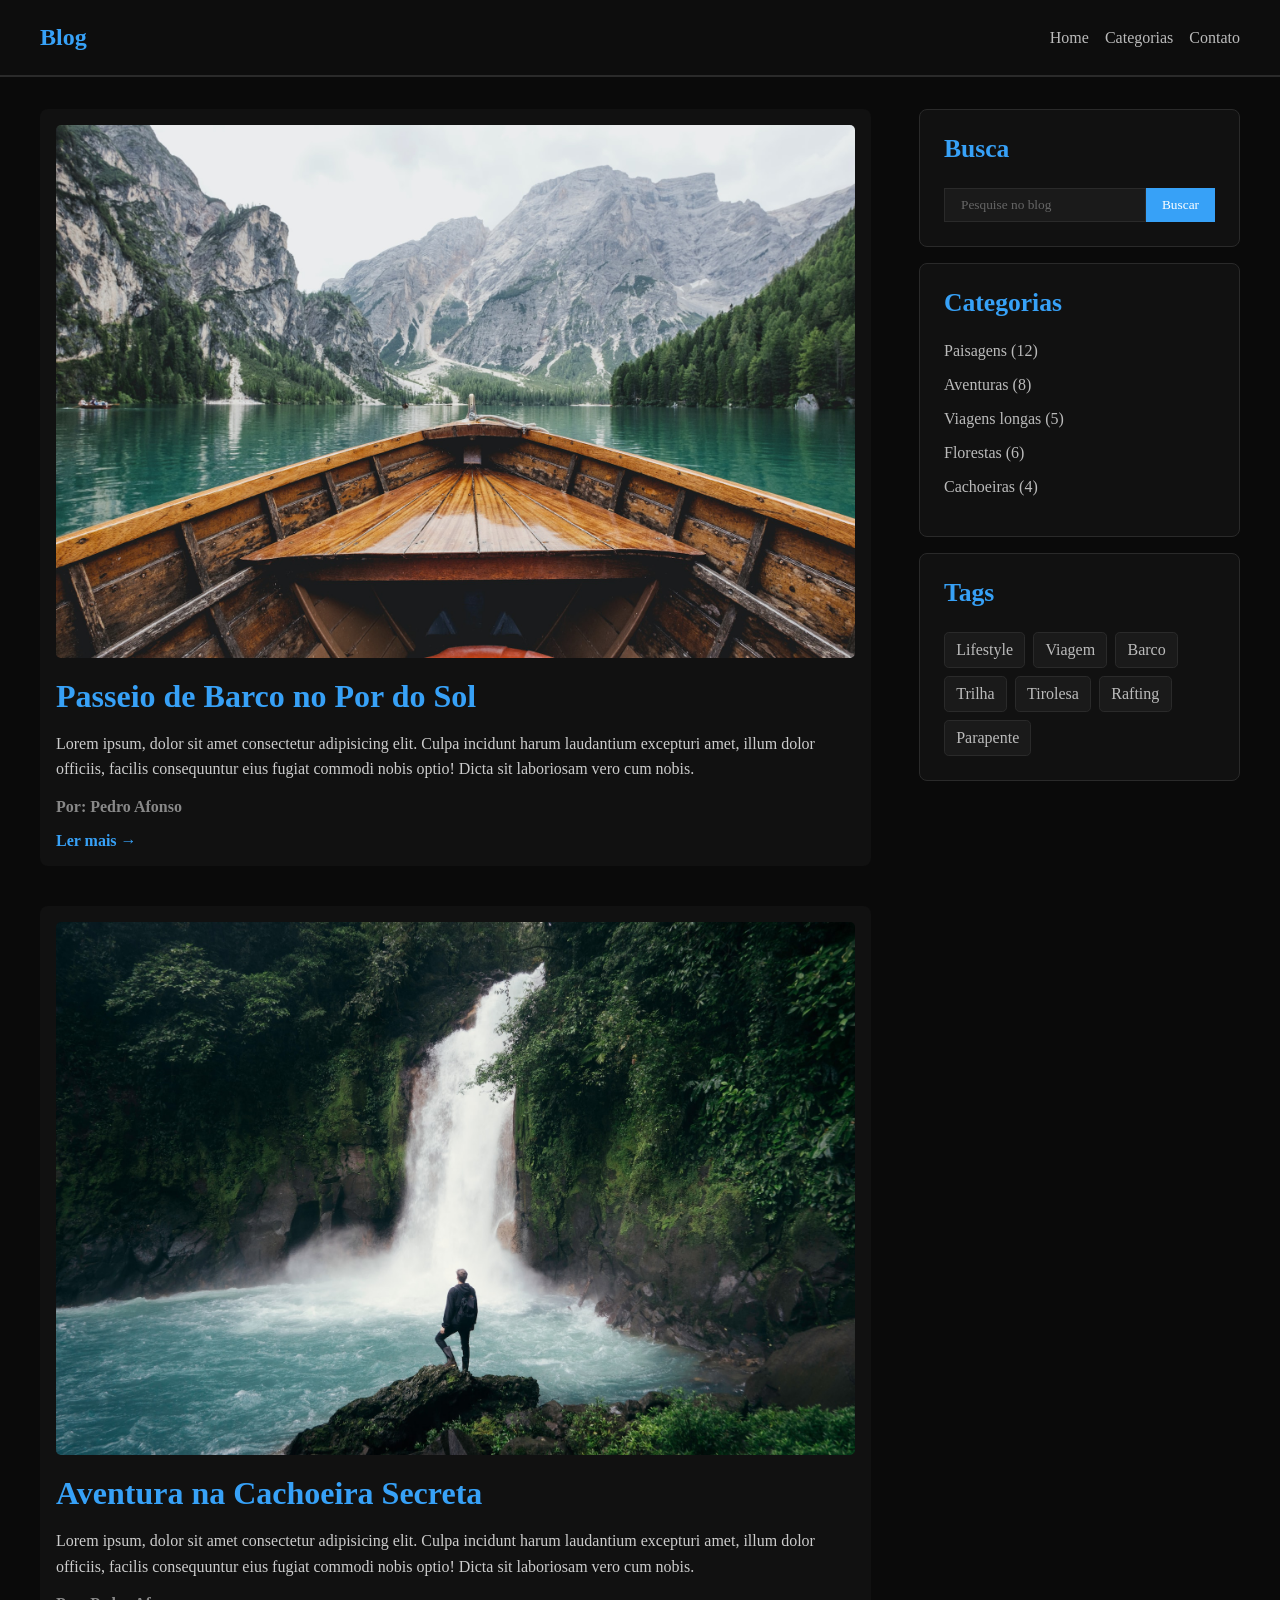
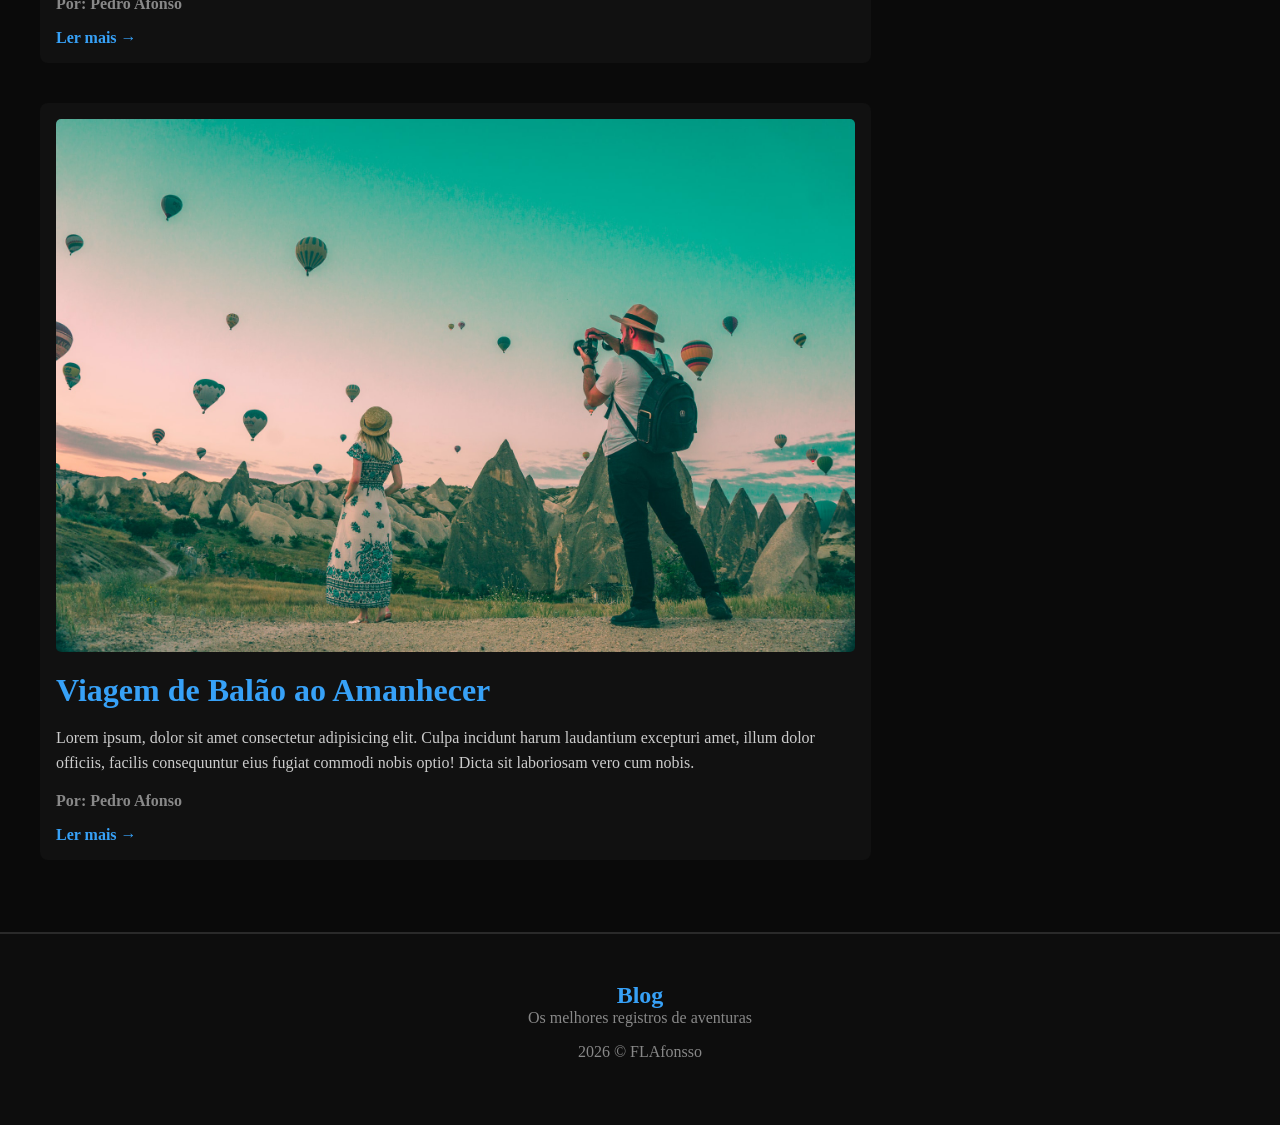
<file: index.html>
<!doctype html>
<html lang="pt-br">
  <head>
    <meta charset="UTF-8" />
    <meta name="viewport" content="width=device-width, initial-scale=1.0" />
    <title>Blog Semântico - Início</title>
    <link rel="stylesheet" href="css/styles.css" />
  </head>
  <body>
    <!-- Cabeçalho -->
    <header>
      <nav id="navbar">
        <div id="navbar-inner">
          <h2><a href="index.html">Blog</a></h2>
          <ul id="nav-links">
            <li><a href="index.html">Home</a></li>
            <li><a href="categorias.html">Categorias</a></li>
            <li><a href="contato.html">Contato</a></li>
          </ul>
        </div>
      </nav>
    </header>

    <!-- Conteúdo Principal -->
    <div class="container">
      <main id="posts-container">
        <article class="post">
          <img src="img/f1.jpg" alt="Passeio de barco" />
          <h3 class="title">
            <a href="post.html?id=1">Passeio de Barco no Por do Sol</a>
          </h3>
          <p class="description">
            Lorem ipsum, dolor sit amet consectetur adipisicing elit. Culpa
            incidunt harum laudantium excepturi amet, illum dolor officiis,
            facilis consequuntur eius fugiat commodi nobis optio! Dicta sit
            laboriosam vero cum nobis.
          </p>
          <p class="author">Por: Pedro Afonso</p>
          <a href="post.html?id=1" class="read-more">Ler mais →</a>
        </article>

        <article class="post">
          <img src="img/f2.jpg" alt="Cachoeira" />
          <h3 class="title">
            <a href="post.html?id=2">Aventura na Cachoeira Secreta</a>
          </h3>
          <p class="description">
            Lorem ipsum, dolor sit amet consectetur adipisicing elit. Culpa
            incidunt harum laudantium excepturi amet, illum dolor officiis,
            facilis consequuntur eius fugiat commodi nobis optio! Dicta sit
            laboriosam vero cum nobis.
          </p>
          <p class="author">Por: Pedro Afonso</p>
          <a href="post.html?id=2" class="read-more">Ler mais →</a>
        </article>

        <article class="post">
          <img src="img/f3.jpg" alt="Balões" />
          <h3 class="title">
            <a href="post.html?id=3">Viagem de Balão ao Amanhecer</a>
          </h3>
          <p class="description">
            Lorem ipsum, dolor sit amet consectetur adipisicing elit. Culpa
            incidunt harum laudantium excepturi amet, illum dolor officiis,
            facilis consequuntur eius fugiat commodi nobis optio! Dicta sit
            laboriosam vero cum nobis.
          </p>
          <p class="author">Por: Pedro Afonso</p>
          <a href="post.html?id=3" class="read-more">Ler mais →</a>
        </article>
      </main>

      <!-- Sidebar  -->
      <aside id="sidebar">
        <section id="search-bar">
          <h4>Busca</h4>
          <form>
            <input type="text" placeholder="Pesquise no blog" />
            <input type="submit" value="Buscar" />
          </form>
        </section>

        <section id="categories">
          <h4>Categorias</h4>
          <nav>
            <ul>
              <li>
                <a href="categorias.html?cat=paisagens">Paisagens (12)</a>
              </li>
              <li><a href="categorias.html?cat=aventuras">Aventuras (8)</a></li>
              <li>
                <a href="categorias.html?cat=viagens">Viagens longas (5)</a>
              </li>
              <li><a href="categorias.html?cat=florestas">Florestas (6)</a></li>
              <li>
                <a href="categorias.html?cat=cachoeiras">Cachoeiras (4)</a>
              </li>
            </ul>
          </nav>
        </section>

        <section id="tags">
          <h4>Tags</h4>
          <div id="tags-container">
            <a href="categorias.html?tag=lifestyle">Lifestyle</a>
            <a href="categorias.html?tag=viagem">Viagem</a>
            <a href="categorias.html?tag=barco">Barco</a>
            <a href="categorias.html?tag=trilha">Trilha</a>
            <a href="categorias.html?tag=tirolesa">Tirolesa</a>
            <a href="categorias.html?tag=rafting">Rafting</a>
            <a href="categorias.html?tag=parapente">Parapente</a>
          </div>
        </section>
      </aside>
    </div>

    <!-- Rodapé -->
    <footer id="footer">
      <h2>Blog</h2>
      <p>Os melhores registros de aventuras</p>
      <p>2026 &copy; FLAfonsso</p>
    </footer>
  </body>
</html>
</file>
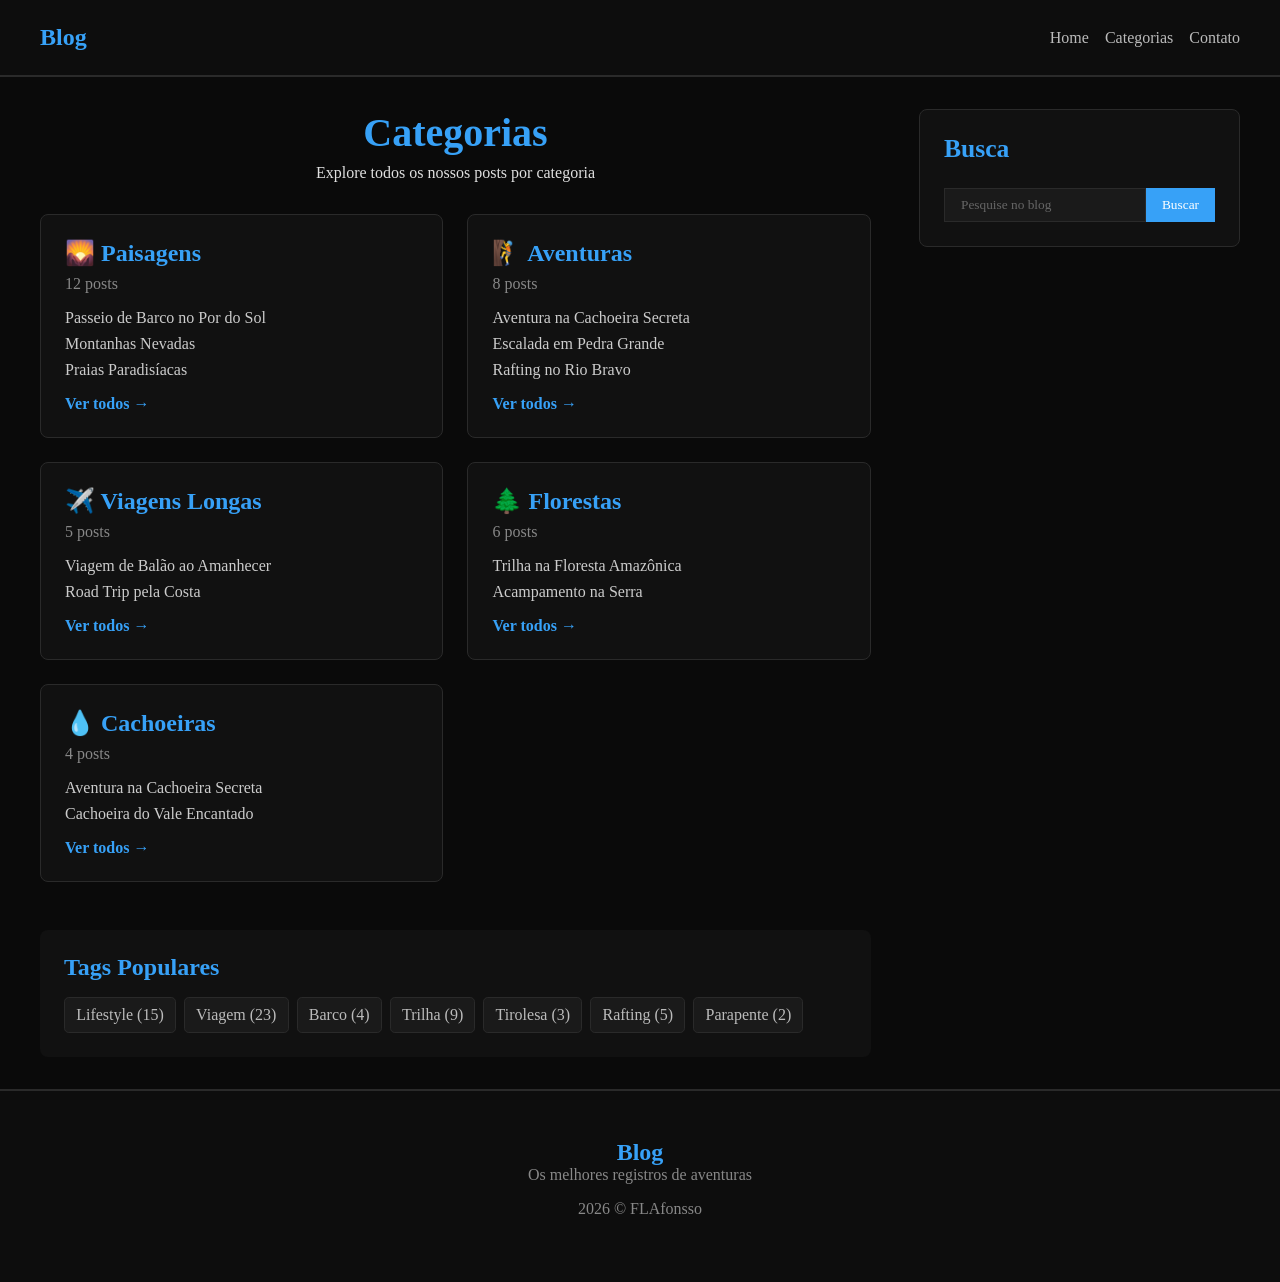
<file: categorias.html>
<!doctype html>
<html lang="pt-br">
  <head>
    <meta charset="UTF-8" />
    <meta name="viewport" content="width=device-width, initial-scale=1.0" />
    <title>Blog Semântico - Categorias</title>
    <link rel="stylesheet" href="css/styles.css" />
  </head>
  <body>
    <header>
      <nav id="navbar">
        <div id="navbar-inner">
          <h2><a href="index.html">Blog</a></h2>
          <ul id="nav-links">
            <li><a href="index.html">Home</a></li>
            <li><a href="categorias.html">Categorias</a></li>
            <li><a href="contato.html">Contato</a></li>
          </ul>
        </div>
      </nav>
    </header>

    <div class="container">
      <main id="posts-container">
        <div class="page-header">
          <h1>Categorias</h1>
          <p>Explore todos os nossos posts por categoria</p>
        </div>

        <div class="categories-grid">
          <div class="category-card">
            <h2><a href="categorias.html?cat=paisagens">🌄 Paisagens</a></h2>
            <p>12 posts</p>
            <ul>
              <li>
                <a href="post.html?id=1">Passeio de Barco no Por do Sol</a>
              </li>
              <li><a href="post.html?id=4">Montanhas Nevadas</a></li>
              <li><a href="post.html?id=5">Praias Paradisíacas</a></li>
            </ul>
            <a href="categorias.html?cat=paisagens" class="view-all"
              >Ver todos →</a
            >
          </div>

          <div class="category-card">
            <h2><a href="categorias.html?cat=aventuras">🧗 Aventuras</a></h2>
            <p>8 posts</p>
            <ul>
              <li>
                <a href="post.html?id=2">Aventura na Cachoeira Secreta</a>
              </li>
              <li><a href="post.html?id=6">Escalada em Pedra Grande</a></li>
              <li><a href="post.html?id=7">Rafting no Rio Bravo</a></li>
            </ul>
            <a href="categorias.html?cat=aventuras" class="view-all"
              >Ver todos →</a
            >
          </div>

          <div class="category-card">
            <h2><a href="categorias.html?cat=viagens">✈️ Viagens Longas</a></h2>
            <p>5 posts</p>
            <ul>
              <li><a href="post.html?id=3">Viagem de Balão ao Amanhecer</a></li>
              <li><a href="post.html?id=8">Road Trip pela Costa</a></li>
            </ul>
            <a href="categorias.html?cat=viagens" class="view-all"
              >Ver todos →</a
            >
          </div>

          <div class="category-card">
            <h2><a href="categorias.html?cat=florestas">🌲 Florestas</a></h2>
            <p>6 posts</p>
            <ul>
              <li><a href="post.html?id=9">Trilha na Floresta Amazônica</a></li>
              <li><a href="post.html?id=10">Acampamento na Serra</a></li>
            </ul>
            <a href="categorias.html?cat=florestas" class="view-all"
              >Ver todos →</a
            >
          </div>

          <div class="category-card">
            <h2><a href="categorias.html?cat=cachoeiras">💧 Cachoeiras</a></h2>
            <p>4 posts</p>
            <ul>
              <li>
                <a href="post.html?id=2">Aventura na Cachoeira Secreta</a>
              </li>
              <li><a href="post.html?id=11">Cachoeira do Vale Encantado</a></li>
            </ul>
            <a href="categorias.html?cat=cachoeiras" class="view-all"
              >Ver todos →</a
            >
          </div>
        </div>

        <section class="tags-cloud">
          <h2>Tags Populares</h2>
          <div id="tags-container">
            <a href="categorias.html?tag=lifestyle">Lifestyle (15)</a>
            <a href="categorias.html?tag=viagem">Viagem (23)</a>
            <a href="categorias.html?tag=barco">Barco (4)</a>
            <a href="categorias.html?tag=trilha">Trilha (9)</a>
            <a href="categorias.html?tag=tirolesa">Tirolesa (3)</a>
            <a href="categorias.html?tag=rafting">Rafting (5)</a>
            <a href="categorias.html?tag=parapente">Parapente (2)</a>
          </div>
        </section>
      </main>

      <aside id="sidebar">
        <section id="search-bar">
          <h4>Busca</h4>
          <form>
            <input type="text" placeholder="Pesquise no blog" />
            <input type="submit" value="Buscar" />
          </form>
        </section>
      </aside>
    </div>

    <footer id="footer">
      <h2>Blog</h2>
      <p>Os melhores registros de aventuras</p>
      <p>2026 &copy; FLAfonsso</p>
    </footer>
  </body>
</html>
</file>
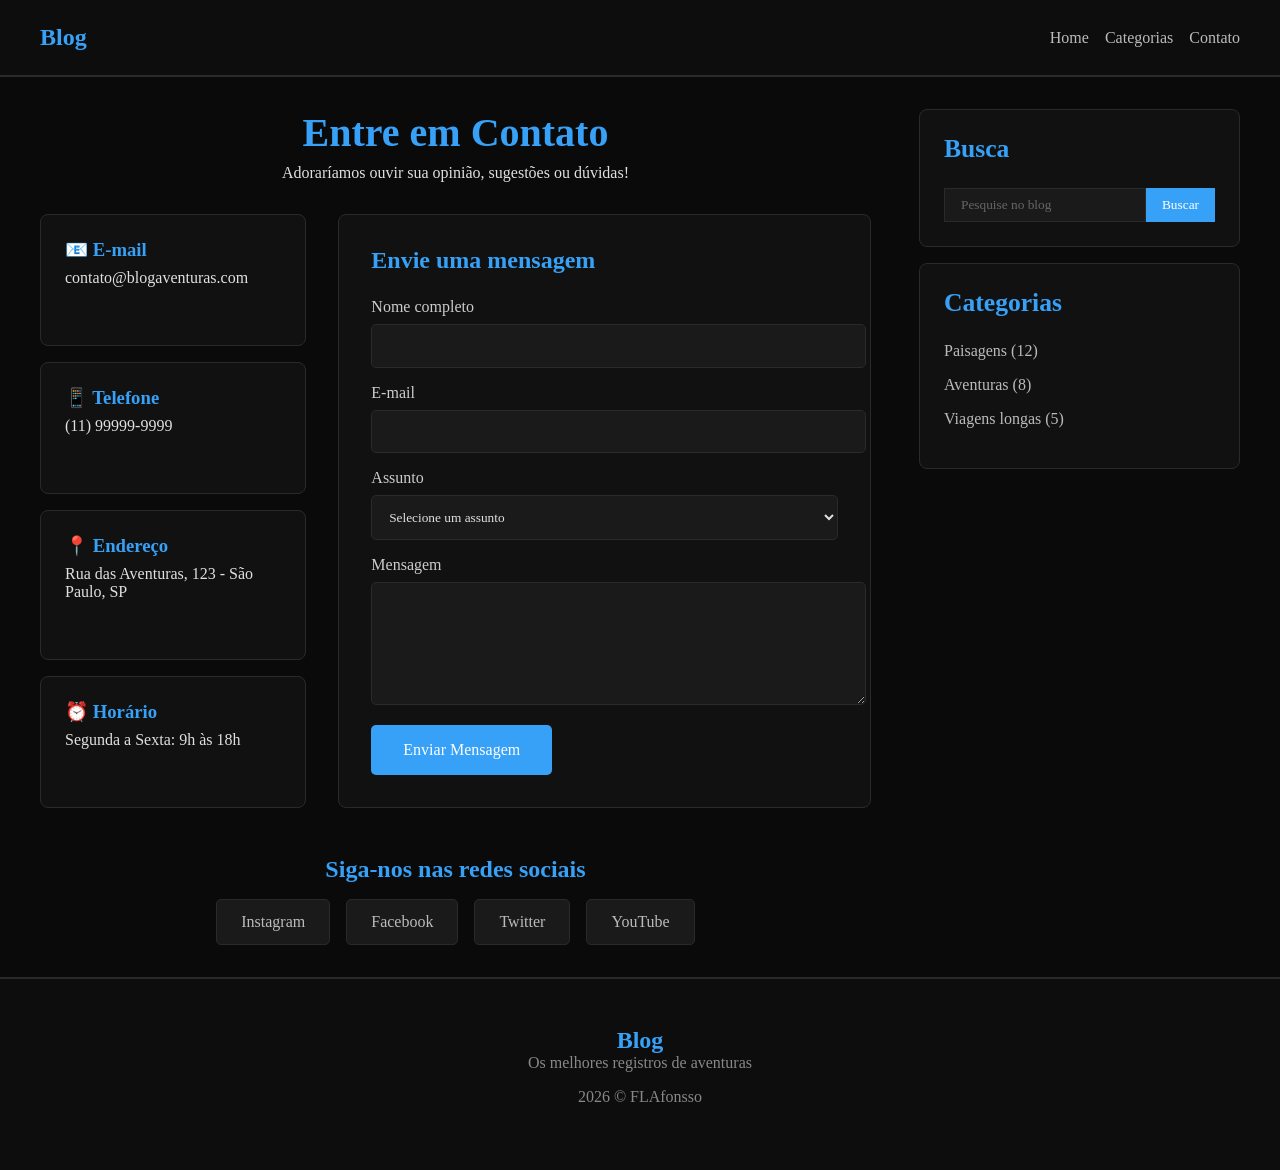
<file: contato.html>
<!doctype html>
<html lang="pt-br">
  <head>
    <meta charset="UTF-8" />
    <meta name="viewport" content="width=device-width, initial-scale=1.0" />
    <title>Blog Semântico - Contato</title>
    <link rel="stylesheet" href="css/styles.css" />
  </head>
  <body>
    <header>
      <nav id="navbar">
        <div id="navbar-inner">
          <h2><a href="index.html">Blog</a></h2>
          <ul id="nav-links">
            <li><a href="index.html">Home</a></li>
            <li><a href="categorias.html">Categorias</a></li>
            <li><a href="contato.html">Contato</a></li>
          </ul>
        </div>
      </nav>
    </header>

    <div class="container">
      <main id="posts-container">
        <div class="page-header">
          <h1>Entre em Contato</h1>
          <p>Adoraríamos ouvir sua opinião, sugestões ou dúvidas!</p>
        </div>

        <div class="contact-wrapper">
          <div class="contact-info">
            <div class="info-card">
              <h3>📧 E-mail</h3>
              <p>contato@blogaventuras.com</p>
            </div>
            <div class="info-card">
              <h3>📱 Telefone</h3>
              <p>(11) 99999-9999</p>
            </div>
            <div class="info-card">
              <h3>📍 Endereço</h3>
              <p>Rua das Aventuras, 123 - São Paulo, SP</p>
            </div>
            <div class="info-card">
              <h3>⏰ Horário</h3>
              <p>Segunda a Sexta: 9h às 18h</p>
            </div>
          </div>

          <form class="contact-form">
            <h2>Envie uma mensagem</h2>

            <div class="form-group">
              <label for="name">Nome completo</label>
              <input type="text" id="name" name="name" required />
            </div>

            <div class="form-group">
              <label for="email">E-mail</label>
              <input type="email" id="email" name="email" required />
            </div>

            <div class="form-group">
              <label for="subject">Assunto</label>
              <select id="subject" name="subject">
                <option value="">Selecione um assunto</option>
                <option value="duvida">Dúvida</option>
                <option value="sugestao">Sugestão</option>
                <option value="parceria">Parceria</option>
                <option value="outro">Outro</option>
              </select>
            </div>

            <div class="form-group">
              <label for="message">Mensagem</label>
              <textarea
                id="message"
                name="message"
                rows="6"
                required
              ></textarea>
            </div>

            <button type="submit" class="submit-btn">Enviar Mensagem</button>
          </form>
        </div>

        <section class="social-media">
          <h2>Siga-nos nas redes sociais</h2>
          <div class="social-links">
            <a href="#" class="social-link">Instagram</a>
            <a href="#" class="social-link">Facebook</a>
            <a href="#" class="social-link">Twitter</a>
            <a href="#" class="social-link">YouTube</a>
          </div>
        </section>
      </main>

      <aside id="sidebar">
        <section id="search-bar">
          <h4>Busca</h4>
          <form>
            <input type="text" placeholder="Pesquise no blog" />
            <input type="submit" value="Buscar" />
          </form>
        </section>

        <section id="categories">
          <h4>Categorias</h4>
          <nav>
            <ul>
              <li>
                <a href="categorias.html?cat=paisagens">Paisagens (12)</a>
              </li>
              <li><a href="categorias.html?cat=aventuras">Aventuras (8)</a></li>
              <li>
                <a href="categorias.html?cat=viagens">Viagens longas (5)</a>
              </li>
            </ul>
          </nav>
        </section>
      </aside>
    </div>

    <footer id="footer">
      <h2>Blog</h2>
      <p>Os melhores registros de aventuras</p>
      <p>2026 &copy; FLAfonsso</p>
    </footer>
  </body>
</html>
</file>
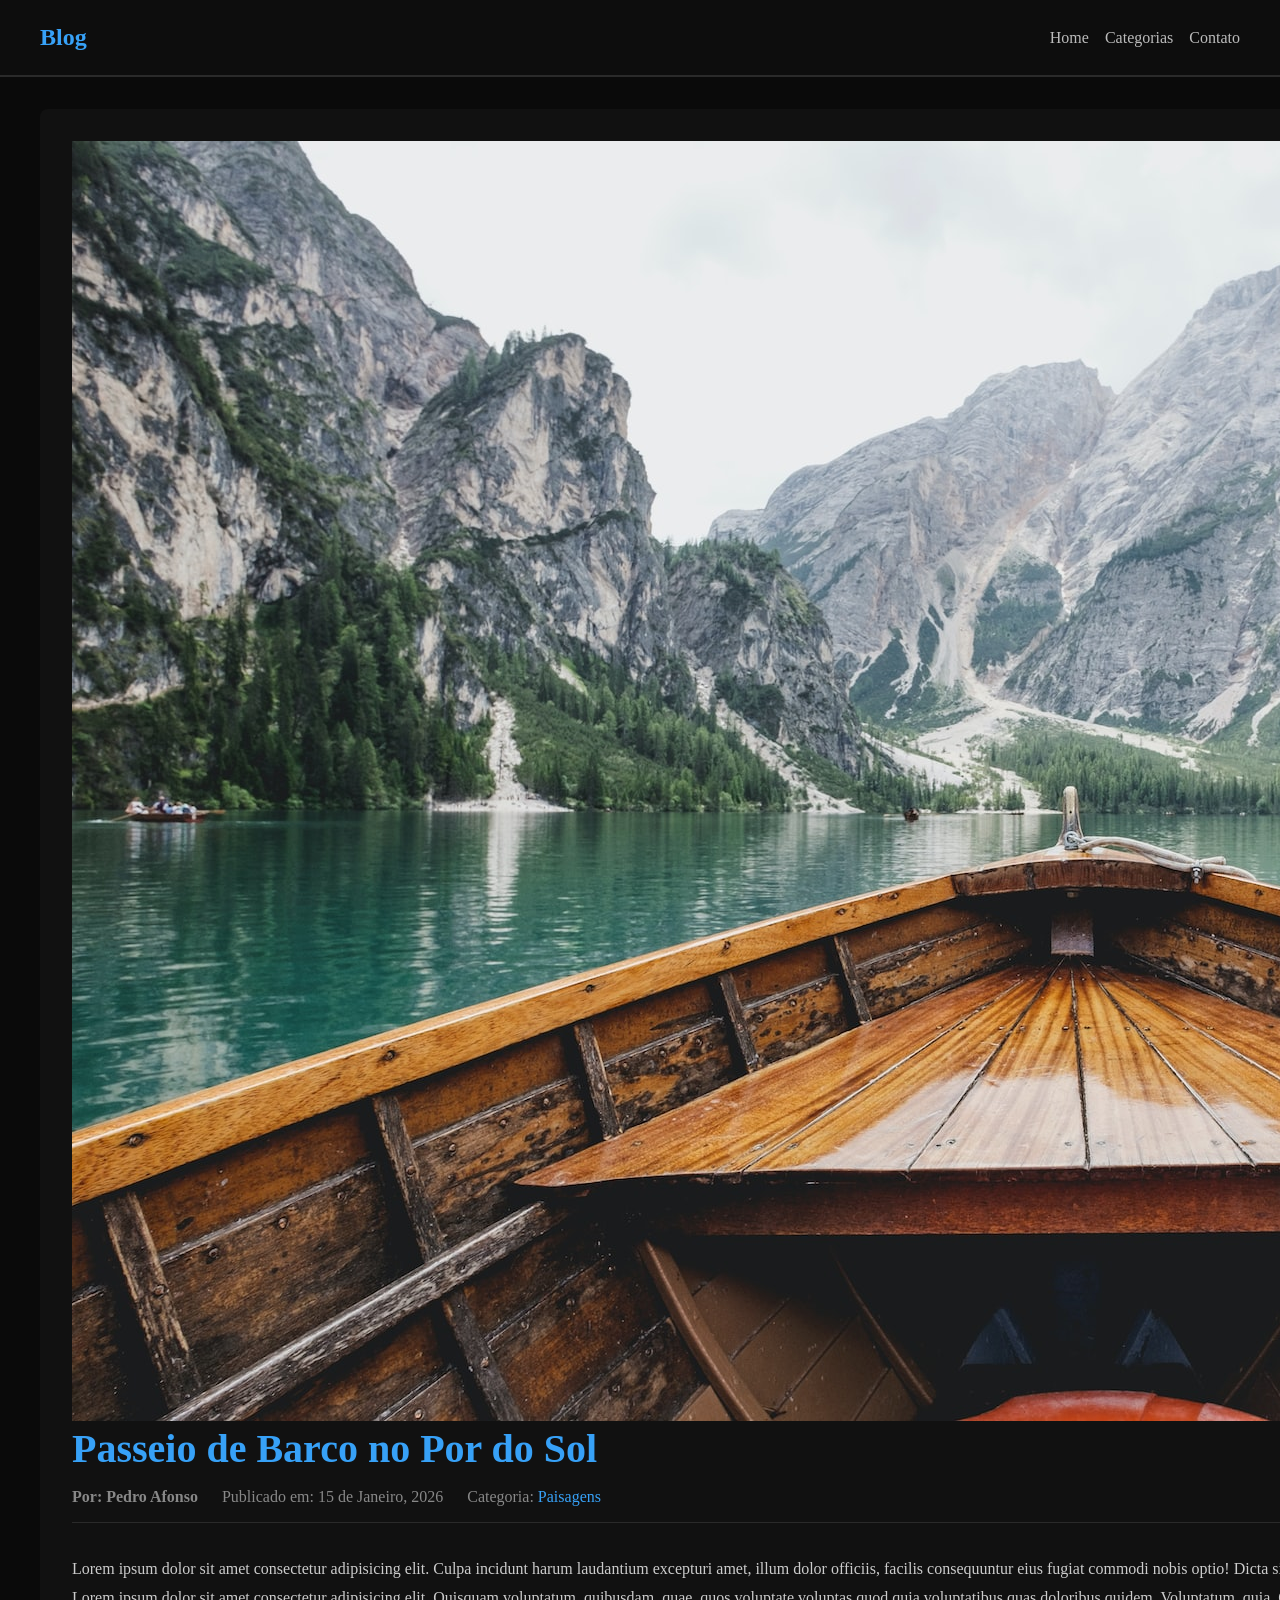
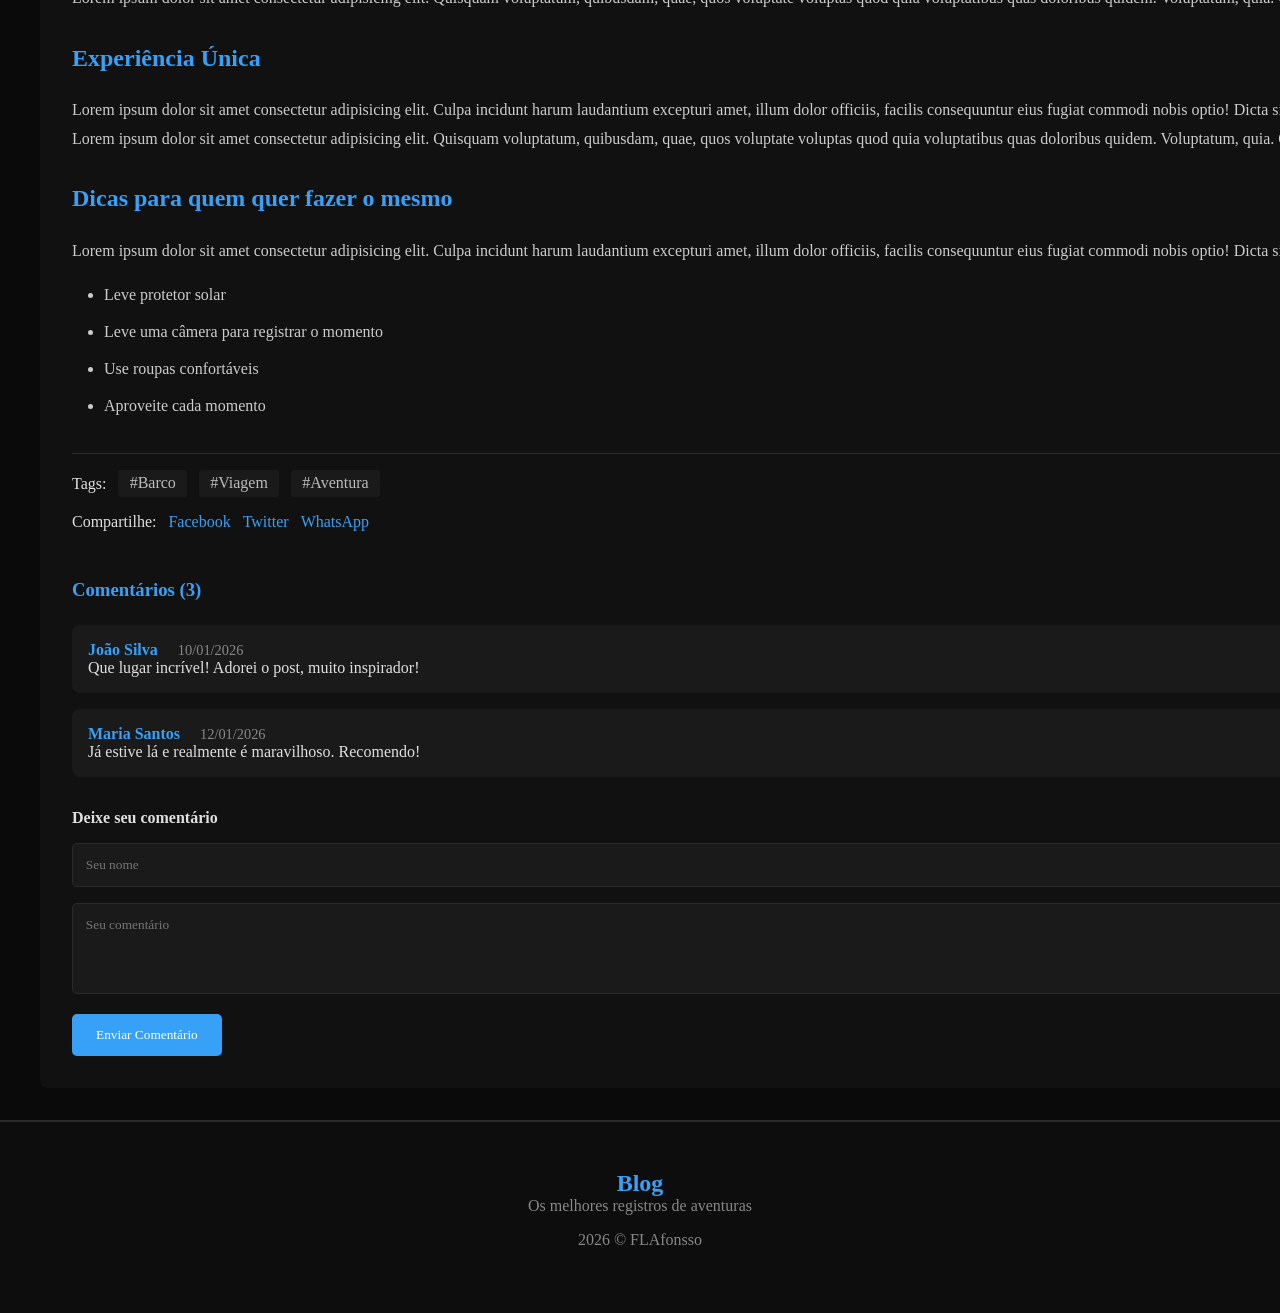
<file: post.html>
<!doctype html>
<html lang="pt-br">
  <head>
    <meta charset="UTF-8" />
    <meta name="viewport" content="width=device-width, initial-scale=1.0" />
    <title>Blog Semântico - Post</title>
    <link rel="stylesheet" href="css/styles.css" />
  </head>
  <body>
    <header>
      <nav id="navbar">
        <div id="navbar-inner">
          <h2><a href="index.html">Blog</a></h2>
          <ul id="nav-links">
            <li><a href="index.html">Home</a></li>
            <li><a href="categorias.html">Categorias</a></li>
            <li><a href="contato.html">Contato</a></li>
          </ul>
        </div>
      </nav>
    </header>

    <div class="container">
      <main id="posts-container">
        <article class="post-full">
          <img src="img/f1.jpg" alt="Passeio de barco" />
          <div class="post-header">
            <h1 class="post-title">Passeio de Barco no Por do Sol</h1>
            <div class="post-meta">
              <span class="author">Por: Pedro Afonso</span>
              <span class="date">Publicado em: 15 de Janeiro, 2026</span>
              <span class="category"
                >Categoria:
                <a href="categorias.html?cat=paisagens">Paisagens</a></span
              >
            </div>
          </div>

          <div class="post-content">
            <p>
              Lorem ipsum dolor sit amet consectetur adipisicing elit. Culpa
              incidunt harum laudantium excepturi amet, illum dolor officiis,
              facilis consequuntur eius fugiat commodi nobis optio! Dicta sit
              laboriosam vero cum nobis.
            </p>

            <p>
              Lorem ipsum dolor sit amet consectetur adipisicing elit. Quisquam
              voluptatum, quibusdam, quae, quos voluptate voluptas quod quia
              voluptatibus quas doloribus quidem. Voluptatum, quia. Quisquam,
              voluptatum.
            </p>

            <h2>Experiência Única</h2>
            <p>
              Lorem ipsum dolor sit amet consectetur adipisicing elit. Culpa
              incidunt harum laudantium excepturi amet, illum dolor officiis,
              facilis consequuntur eius fugiat commodi nobis optio! Dicta sit
              laboriosam vero cum nobis.
            </p>

            <p>
              Lorem ipsum dolor sit amet consectetur adipisicing elit. Quisquam
              voluptatum, quibusdam, quae, quos voluptate voluptas quod quia
              voluptatibus quas doloribus quidem. Voluptatum, quia. Quisquam,
              voluptatum.
            </p>

            <h2>Dicas para quem quer fazer o mesmo</h2>
            <p>
              Lorem ipsum dolor sit amet consectetur adipisicing elit. Culpa
              incidunt harum laudantium excepturi amet, illum dolor officiis,
              facilis consequuntur eius fugiat commodi nobis optio! Dicta sit
              laboriosam vero cum nobis.
            </p>

            <ul>
              <li>Leve protetor solar</li>
              <li>Leve uma câmera para registrar o momento</li>
              <li>Use roupas confortáveis</li>
              <li>Aproveite cada momento</li>
            </ul>
          </div>

          <div class="post-footer">
            <div class="tags-share">
              <span>Tags: </span>
              <a href="categorias.html?tag=barco">#Barco</a>
              <a href="categorias.html?tag=viagem">#Viagem</a>
              <a href="categorias.html?tag=aventura">#Aventura</a>
            </div>

            <div class="share-buttons">
              <span>Compartilhe:</span>
              <a href="#" class="share-btn">Facebook</a>
              <a href="#" class="share-btn">Twitter</a>
              <a href="#" class="share-btn">WhatsApp</a>
            </div>
          </div>

          <section class="comments">
            <h3>Comentários (3)</h3>
            <div class="comment">
              <strong>João Silva</strong>
              <span class="comment-date">10/01/2026</span>
              <p>Que lugar incrível! Adorei o post, muito inspirador!</p>
            </div>
            <div class="comment">
              <strong>Maria Santos</strong>
              <span class="comment-date">12/01/2026</span>
              <p>Já estive lá e realmente é maravilhoso. Recomendo!</p>
            </div>

            <form class="comment-form">
              <h4>Deixe seu comentário</h4>
              <input type="text" placeholder="Seu nome" required />
              <textarea
                placeholder="Seu comentário"
                rows="4"
                required
              ></textarea>
              <button type="submit">Enviar Comentário</button>
            </form>
          </section>
        </article>
      </main>

      <aside id="sidebar">
        <!-- Sidebar igual ao index.html -->
        <section id="search-bar">
          <h4>Busca</h4>
          <form>
            <input type="text" placeholder="Pesquise no blog" />
            <input type="submit" value="Buscar" />
          </form>
        </section>

        <section id="recent-posts">
          <h4>Posts Recentes</h4>
          <ul>
            <li><a href="post.html?id=3">Viagem de Balão ao Amanhecer</a></li>
            <li><a href="post.html?id=2">Aventura na Cachoeira Secreta</a></li>
            <li><a href="post.html?id=1">Passeio de Barco no Por do Sol</a></li>
          </ul>
        </section>

        <section id="categories">
          <h4>Categorias</h4>
          <nav>
            <ul>
              <li>
                <a href="categorias.html?cat=paisagens">Paisagens (12)</a>
              </li>
              <li><a href="categorias.html?cat=aventuras">Aventuras (8)</a></li>
              <li>
                <a href="categorias.html?cat=viagens">Viagens longas (5)</a>
              </li>
            </ul>
          </nav>
        </section>
      </aside>
    </div>

    <footer id="footer">
      <h2>Blog</h2>
      <p>Os melhores registros de aventuras</p>
      <p>2026 &copy; FLAfonsso</p>
    </footer>
  </body>
</html>
</file>
<file: css/styles.css>
/* Geral */
* {
  margin: 0;
  padding: 0;
  font-family: Georgia;
}

body {
  background-color: #0a0a0a;
  color: #e0e0e0;
}

ul {
  list-style: none;
}

a {
  text-decoration: none;
  color: #bbb;
  transition: 0.4s;
}

a:hover {
  color: #37a1f7;
}

/* Navbar */
#navbar {
  padding: 1.5rem 2.5rem;
  border-bottom: 2px solid #2a2a2a;
  background-color: #0d0d0d;
}

#navbar-inner {
  display: flex;
  justify-content: space-between;
  align-items: center;
  max-width: 1200px;
  margin: 0 auto;
}

#navbar-inner h2 a {
  color: #37a1f7;
}

#nav-links {
  display: flex;
  gap: 1rem;
}

/* conteúdo principal */
.container {
  display: flex;
  gap: 3rem;
  padding: 2rem 2.5rem;
  max-width: 1200px;
  margin: 0 auto;
}

#posts-container {
  flex: 3 1 0;
}

.post {
  margin-bottom: 2.5rem;
  background-color: #111;
  padding: 1rem;
  border-radius: 8px;
  transition:
    transform 0.3s,
    box-shadow 0.3s;
}

.post:hover {
  transform: translateY(-5px);
  box-shadow: 0 5px 20px rgba(55, 161, 247, 0.2);
}

.post img {
  width: 100%;
  margin-bottom: 1rem;
  border-radius: 5px;
}

.title,
.description,
.autor {
  margin-bottom: 1rem;
}

.title {
  font-size: 2rem;
}

.title a {
  color: #37a1f7;
}

.title a:hover {
  color: #5cb8ff;
}

.author {
  color: #888;
  font-weight: bold;
}

.description {
  color: #ccc;
  line-height: 1.6;
}

.read-more {
  display: inline-block;
  margin-top: 1rem;
  color: #37a1f7;
  font-weight: bold;
}

/* Barra lateral */
#sidebar {
  flex: 1 1 0;
}

#search-bar,
#categories,
#tags {
  padding: 1.5rem;
  border: 1px solid #2a2a2a;
  margin-bottom: 1rem;
  background-color: #111;
  border-radius: 8px;
}

#search-bar h4,
#categories h4,
#tags h4 {
  margin-bottom: 1.5rem;
  font-size: 1.6rem;
  color: #37a1f7;
}

#search-bar form {
  display: flex;
}

#search-bar input {
  padding: 0.5rem 1rem;
  border: 1px solid #2a2a2a;
  background-color: #1a1a1a;
  color: #e0e0e0;
}

#search-bar input::placeholder {
  color: #666;
}

#search-bar input[type="submit"] {
  cursor: pointer;
  background-color: #37a1f7;
  color: #fff;
  border: none;
  transition: background-color 0.3s;
}

#search-bar input[type="submit"]:hover {
  background-color: #2a8ae0;
}

/* Categorias */
#categories li {
  margin-bottom: 1rem;
}

#categories li a:hover {
  color: #37a1f7;
  padding-left: 5px;
}

#tags-container {
  display: flex;
  flex-wrap: wrap;
  gap: 0.5rem;
}

#tags-container a {
  background-color: #1a1a1a;
  padding: 0.5rem 0.7rem;
  border-radius: 0.3rem;
  border: 1px solid #2a2a2a;
}

#tags-container a:hover {
  background-color: #37a1f7;
  color: #fff;
  border-color: #37a1f7;
}

/* Rodapé */
#footer {
  border-top: 2px solid #2a2a2a;
  padding: 3rem;
  text-align: center;
  background-color: #0d0d0d;
}

#footer h2 {
  color: #37a1f7;
}

#footer p {
  margin-bottom: 1rem;
  color: #888;
}

/* Responsividade */
@media (max-width: 450px) {
  .container {
    flex-wrap: wrap;
  }
}

/* ============================================ */
/* ESTILOS PARA AS NOVAS PÁGINAS */
/* ============================================ */

/* Página de post completo */
.post-full {
  background-color: #111;
  padding: 2rem;
  border-radius: 8px;
}

.post-header {
  margin-bottom: 2rem;
  border-bottom: 1px solid #2a2a2a;
  padding-bottom: 1rem;
}

.post-title {
  font-size: 2.5rem;
  color: #37a1f7;
  margin-bottom: 1rem;
}

.post-meta {
  color: #888;
  display: flex;
  gap: 1.5rem;
  flex-wrap: wrap;
}

.post-meta a {
  color: #37a1f7;
}

.post-content {
  line-height: 1.8;
  color: #ccc;
}

.post-content h2 {
  color: #37a1f7;
  margin: 1.5rem 0 1rem 0;
}

.post-content ul {
  margin: 1rem 0 0 2rem;
}

.post-content li {
  margin-bottom: 0.5rem;
  list-style: disc;
}

.post-footer {
  margin-top: 2rem;
  padding-top: 1rem;
  border-top: 1px solid #2a2a2a;
}

.tags-share {
  margin-bottom: 1rem;
}

.tags-share a {
  display: inline-block;
  background-color: #1a1a1a;
  padding: 0.3rem 0.7rem;
  margin-left: 0.5rem;
  border-radius: 3px;
}

.share-buttons a {
  margin-left: 0.5rem;
  color: #37a1f7;
}

/* Comentários */
.comments {
  margin-top: 3rem;
}

.comments h3 {
  margin-bottom: 1.5rem;
  color: #37a1f7;
}

.comment {
  background-color: #1a1a1a;
  padding: 1rem;
  border-radius: 8px;
  margin-bottom: 1rem;
}

.comment strong {
  color: #37a1f7;
}

.comment-date {
  color: #888;
  font-size: 0.9rem;
  margin-left: 1rem;
}

.comment-form {
  margin-top: 2rem;
}

.comment-form h4 {
  margin-bottom: 1rem;
}

.comment-form input,
.comment-form textarea {
  width: 100%;
  padding: 0.8rem;
  margin-bottom: 1rem;
  background-color: #1a1a1a;
  border: 1px solid #2a2a2a;
  color: #e0e0e0;
  border-radius: 5px;
}

.comment-form button {
  background-color: #37a1f7;
  color: white;
  padding: 0.8rem 1.5rem;
  border: none;
  border-radius: 5px;
  cursor: pointer;
  transition: background-color 0.3s;
}

.comment-form button:hover {
  background-color: #2a8ae0;
}

/* Página de categorias */
.page-header {
  text-align: center;
  margin-bottom: 2rem;
}

.page-header h1 {
  font-size: 2.5rem;
  color: #37a1f7;
  margin-bottom: 0.5rem;
}

.categories-grid {
  display: grid;
  grid-template-columns: repeat(auto-fit, minmax(300px, 1fr));
  gap: 1.5rem;
  margin-bottom: 3rem;
}

.category-card {
  background-color: #111;
  padding: 1.5rem;
  border-radius: 8px;
  border: 1px solid #2a2a2a;
  transition: transform 0.3s;
}

.category-card:hover {
  transform: translateY(-5px);
}

.category-card h2 {
  margin-bottom: 0.5rem;
}

.category-card h2 a {
  color: #37a1f7;
}

.category-card p {
  color: #888;
  margin-bottom: 1rem;
}

.category-card ul {
  margin-bottom: 1rem;
}

.category-card li {
  margin-bottom: 0.5rem;
  list-style: none;
}

.category-card li a {
  color: #ccc;
}

.category-card li a:hover {
  color: #37a1f7;
  padding-left: 5px;
}

.view-all {
  color: #37a1f7;
  font-weight: bold;
}

.tags-cloud {
  background-color: #111;
  padding: 1.5rem;
  border-radius: 8px;
  margin-top: 2rem;
}

.tags-cloud h2 {
  color: #37a1f7;
  margin-bottom: 1rem;
}

/* Página de contato */
.contact-wrapper {
  display: grid;
  grid-template-columns: 1fr 2fr;
  gap: 2rem;
  margin-bottom: 3rem;
}

@media (max-width: 768px) {
  .contact-wrapper {
    grid-template-columns: 1fr;
  }
}

.contact-info {
  display: grid;
  gap: 1rem;
}

.info-card {
  background-color: #111;
  padding: 1.5rem;
  border-radius: 8px;
  border: 1px solid #2a2a2a;
}

.info-card h3 {
  color: #37a1f7;
  margin-bottom: 0.5rem;
}

.contact-form {
  background-color: #111;
  padding: 2rem;
  border-radius: 8px;
  border: 1px solid #2a2a2a;
}

.contact-form h2 {
  color: #37a1f7;
  margin-bottom: 1.5rem;
}

.form-group {
  margin-bottom: 1rem;
}

.form-group label {
  display: block;
  margin-bottom: 0.5rem;
  color: #ccc;
}

.form-group input,
.form-group select,
.form-group textarea {
  width: 100%;
  padding: 0.8rem;
  background-color: #1a1a1a;
  border: 1px solid #2a2a2a;
  color: #e0e0e0;
  border-radius: 5px;
}

.submit-btn {
  background-color: #37a1f7;
  color: white;
  padding: 1rem 2rem;
  border: none;
  border-radius: 5px;
  cursor: pointer;
  font-size: 1rem;
  transition: background-color 0.3s;
}

.submit-btn:hover {
  background-color: #2a8ae0;
}

.social-media {
  text-align: center;
  margin-top: 3rem;
}

.social-media h2 {
  color: #37a1f7;
  margin-bottom: 1rem;
}

.social-links {
  display: flex;
  justify-content: center;
  gap: 1rem;
  flex-wrap: wrap;
}

.social-link {
  background-color: #1a1a1a;
  padding: 0.8rem 1.5rem;
  border-radius: 5px;
  border: 1px solid #2a2a2a;
  transition: all 0.3s;
}

.social-link:hover {
  background-color: #37a1f7;
  color: white;
  border-color: #37a1f7;
}

/* Posts recentes na sidebar */
#recent-posts {
  padding: 1.5rem;
  border: 1px solid #2a2a2a;
  margin-bottom: 1rem;
  background-color: #111;
  border-radius: 8px;
}

#recent-posts h4 {
  margin-bottom: 1rem;
  color: #37a1f7;
}

#recent-posts li {
  margin-bottom: 0.5rem;
}
</file>
